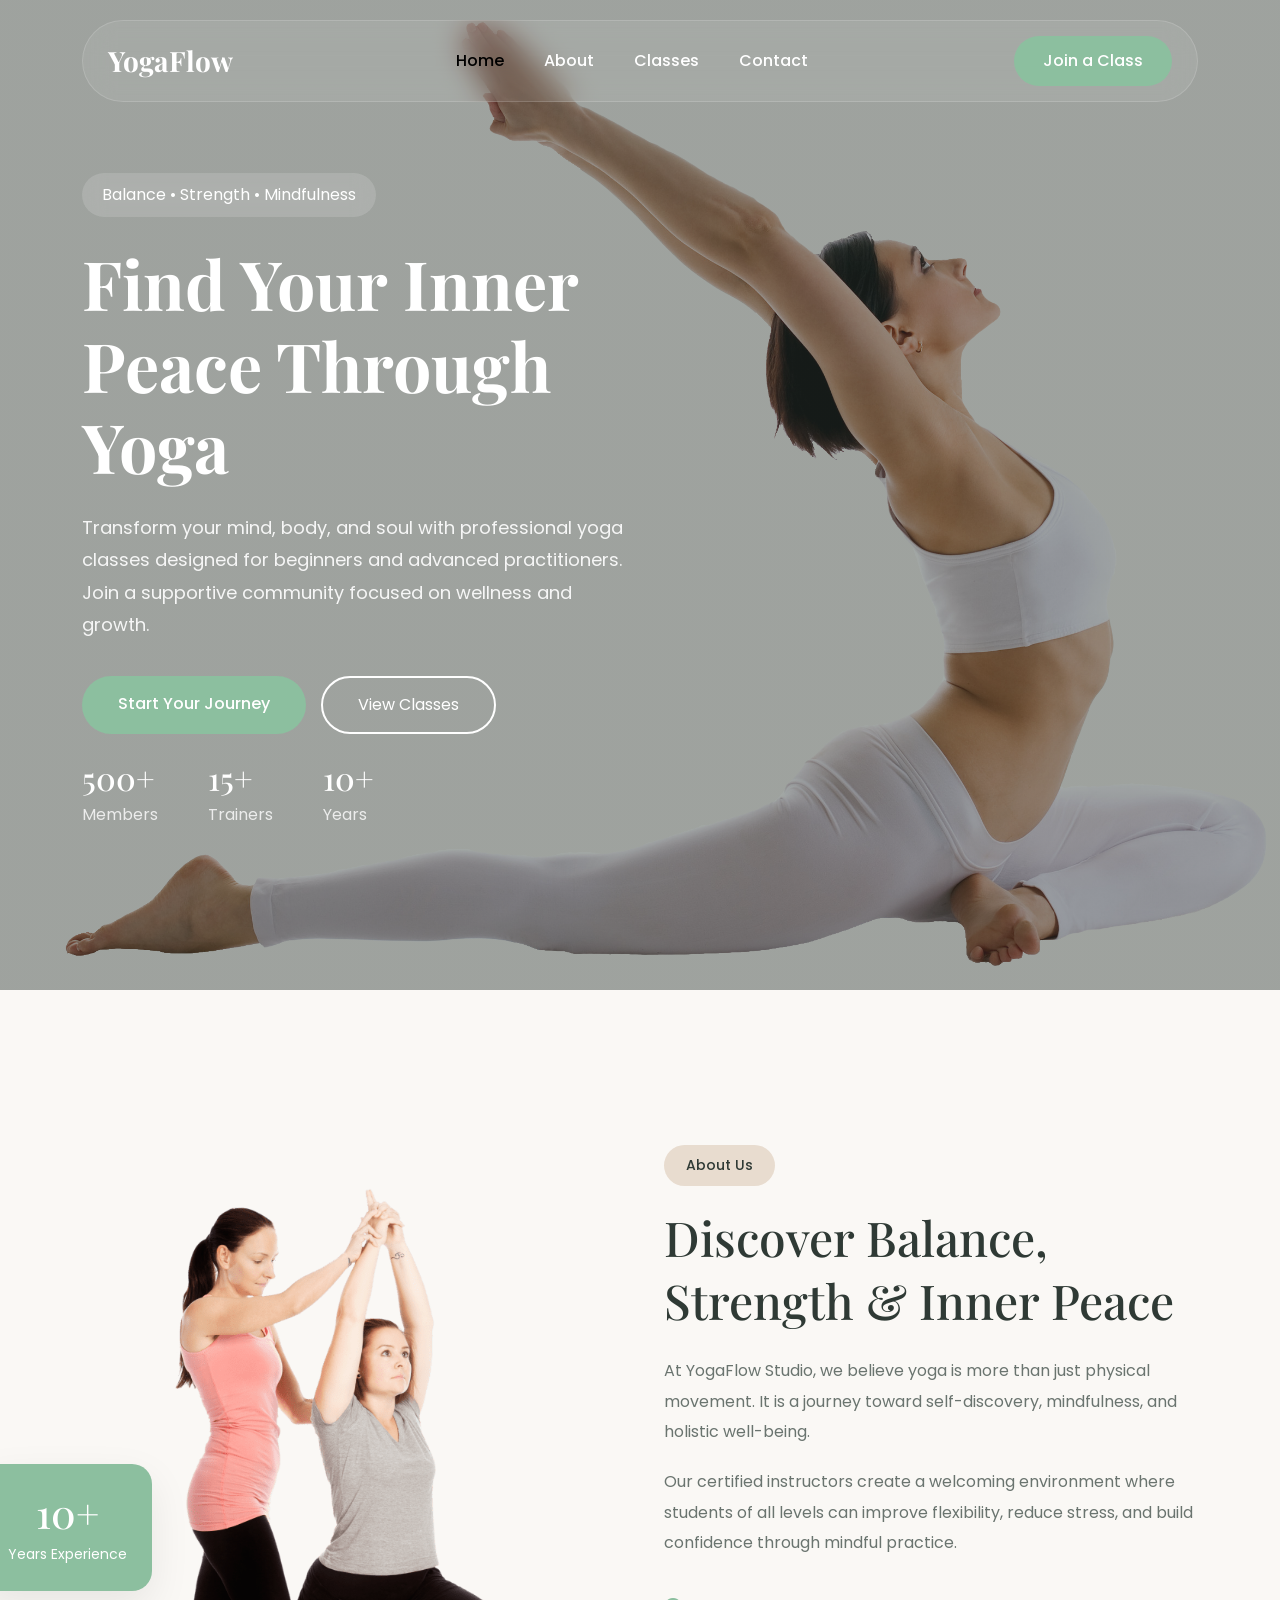
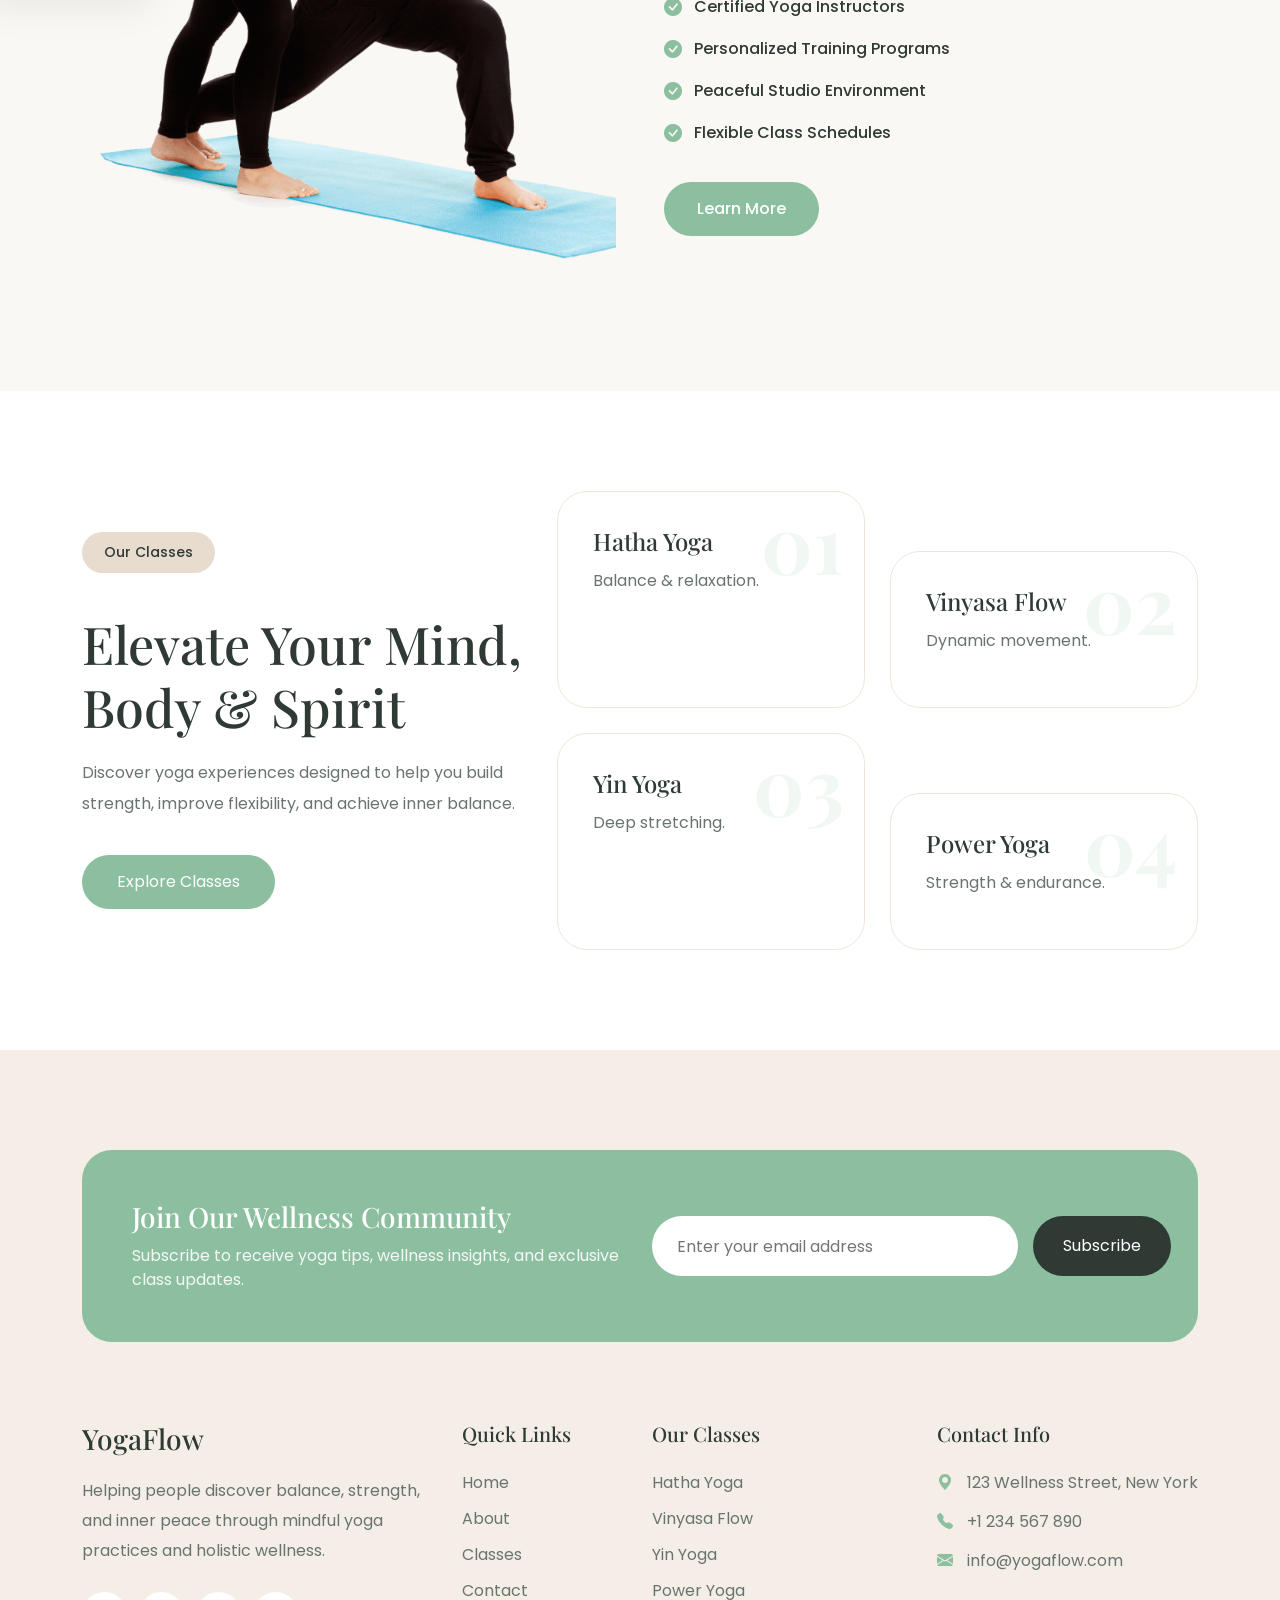
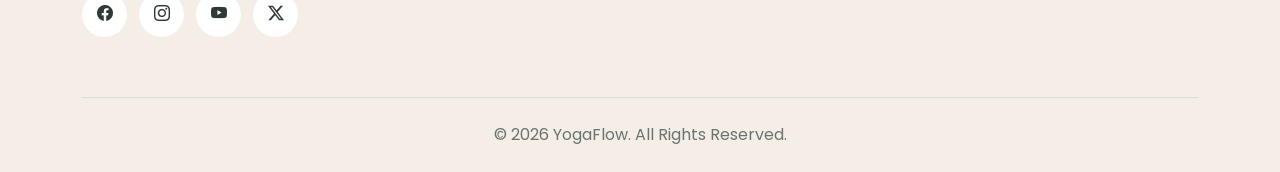
<file: index.html>
<!DOCTYPE html>
<html lang="en">
<head>
    <meta charset="UTF-8">
    <meta name="viewport" content="width=device-width, initial-scale=1.0">
    <title>Yoga Classes</title>

    <!-- Google Fonts -->
    <link href="https://fonts.googleapis.com/css2?family=Playfair+Display:wght@500;600;700&family=Poppins:wght@300;400;500;600&display=swap" rel="stylesheet">

    <!-- Bootstrap 5 -->
    <link href="https://cdn.jsdelivr.net/npm/bootstrap@5.3.7/dist/css/bootstrap.min.css" rel="stylesheet">

    <!-- Bootstrap Icons -->
    <link href="https://cdn.jsdelivr.net/npm/bootstrap-icons@1.13.1/font/bootstrap-icons.css" rel="stylesheet">

    <link rel="stylesheet" href="stylesheet.css">
</head>
<body>

    <!-- Header Start -->
    <header>
        <div class="container">
            <nav class="navbar navbar-expand-lg custom-navbar">

                <a class="navbar-brand" href="#">
                    <h3>YogaFlow</h3>
                </a>

                <button class="navbar-toggler" type="button" data-bs-toggle="collapse" data-bs-target="#navbarNav">
                    <i class="bi bi-list"></i>
                </button>

                <div class="collapse navbar-collapse" id="navbarNav">

                    <ul class="navbar-nav mx-auto">

                        <li class="nav-item">
                            <a class="nav-link active" href="index.html">Home</a>
                        </li>

                        <li class="nav-item">
                            <a class="nav-link" href="#about">About</a>
                        </li>

                        <li class="nav-item">
                            <a class="nav-link" href="classes.html">Classes</a>
                        </li>

                        <li class="nav-item">
                            <a class="nav-link" href="contact.html">Contact</a>
                        </li>

                    </ul>

                    <a href="#" class="btn join-btn">
                        Join a Class
                    </a>

                </div>

            </nav>
        </div>
    </header>
    <!-- Header End -->


    <!-- Hero Section Start -->
    <section class="hero">

        <div class="container">

            <div class="row align-items-center min-vh-100">

                <div class="col-lg-6">

                    <span class="hero-tag">
                        Balance • Strength • Mindfulness
                    </span>

                    <h1>
                        Find Your Inner Peace Through Yoga
                    </h1>

                    <p>
                        Transform your mind, body, and soul with professional yoga classes designed for beginners and advanced practitioners. Join a supportive community focused on wellness and growth.
                    </p>

                    <div class="hero-buttons">

                        <a href="#" class="btn primary-btn">
                            Start Your Journey
                        </a>

                        <a href="#" class="btn secondary-btn">
                            View Classes
                        </a>

                    </div>

                    <div class="hero-stats">

                        <div>
                            <h4>500+</h4>
                            <span>Members</span>
                        </div>

                        <div>
                            <h4>15+</h4>
                            <span>Trainers</span>
                        </div>

                        <div>
                            <h4>10+</h4>
                            <span>Years</span>
                        </div>

                    </div>

                </div>

                <div class="col-lg-6">

                    <div class="hero-image">
                        
                    </div>

                </div>

            </div>

        </div>

    </section>
    <!-- Hero Section End -->


    <!-- About Us Section Start -->
<section class="about-section py-100" id="about">

    <div class="container">

        <div class="row align-items-center g-5">

            <!-- Image -->
            <div class="col-lg-6">

                <div class="about-image">

                    <img src="images/about.png"
                        alt="Yoga Studio">

                    <div class="experience-box">
                        <h3>10+</h3>
                        <span>Years Experience</span>
                    </div>

                </div>

            </div>

            <!-- Content -->
            <div class="col-lg-6">

                <span class="section-tag">
                    About Us
                </span>

                <h2>
                    Discover Balance, Strength & Inner Peace
                </h2>

                <p>
                    At YogaFlow Studio, we believe yoga is more than just
                    physical movement. It is a journey toward self-discovery,
                    mindfulness, and holistic well-being.
                </p>

                <p>
                    Our certified instructors create a welcoming environment
                    where students of all levels can improve flexibility,
                    reduce stress, and build confidence through mindful
                    practice.
                </p>

                <div class="about-features">

                    <div class="feature-item">
                        <i class="bi bi-check-circle-fill"></i>
                        Certified Yoga Instructors
                    </div>

                    <div class="feature-item">
                        <i class="bi bi-check-circle-fill"></i>
                        Personalized Training Programs
                    </div>

                    <div class="feature-item">
                        <i class="bi bi-check-circle-fill"></i>
                        Peaceful Studio Environment
                    </div>

                    <div class="feature-item">
                        <i class="bi bi-check-circle-fill"></i>
                        Flexible Class Schedules
                    </div>

                </div>

                <a href="#" class="btn about-btn">
                    Learn More
                </a>

            </div>

        </div>

    </div>

</section>
<!-- About Us Section End -->


<section class="classes-section py-100">

    <div class="container">

        <div class="row align-items-center">

            <div class="col-lg-5">

                <span class="section-tag">
                    Our Classes
                </span>

                <h2>
                    Elevate Your Mind, Body & Spirit
                </h2>

                <p>
                    Discover yoga experiences designed to help you build strength, improve flexibility, and achieve inner balance.
                </p>

                <a href="#" class="explore-btn">
                    Explore Classes
                </a>

            </div>

            <div class="col-lg-7">

                <div class="classes-grid">

                    <div class="yoga-card card-one">
                        <span>01</span>
                        <h4>Hatha Yoga</h4>
                        <p>Balance & relaxation.</p>
                    </div>

                    <div class="yoga-card card-two">
                        <span>02</span>
                        <h4>Vinyasa Flow</h4>
                        <p>Dynamic movement.</p>
                    </div>

                    <div class="yoga-card card-three">
                        <span>03</span>
                        <h4>Yin Yoga</h4>
                        <p>Deep stretching.</p>
                    </div>

                    <div class="yoga-card card-four">
                        <span>04</span>
                        <h4>Power Yoga</h4>
                        <p>Strength & endurance.</p>
                    </div>

                </div>

            </div>

        </div>

    </div>

</section>

<!-- Footer Start -->
<footer class="footer-section">

    <div class="container">

        <!-- Newsletter -->
        <div class="footer-newsletter">

            <div class="row align-items-center">

                <div class="col-lg-6">

                    <h3>Join Our Wellness Community</h3>

                    <p>
                        Subscribe to receive yoga tips, wellness insights,
                        and exclusive class updates.
                    </p>

                </div>

                <div class="col-lg-6">

                    <form class="newsletter-form">

                        <input type="email"
                               placeholder="Enter your email address">

                        <button type="submit">
                            Subscribe
                        </button>

                    </form>

                </div>

            </div>

        </div>

        <!-- Footer Content -->

        <div class="row gy-5">

            <div class="col-lg-4">

                <div class="footer-about">

                    <h3>YogaFlow</h3>

                    <p>
                        Helping people discover balance, strength, and inner
                        peace through mindful yoga practices and holistic wellness.
                    </p>

                    <div class="footer-social">

                        <a href="#">
                            <i class="bi bi-facebook"></i>
                        </a>

                        <a href="#">
                            <i class="bi bi-instagram"></i>
                        </a>

                        <a href="#">
                            <i class="bi bi-youtube"></i>
                        </a>

                        <a href="#">
                            <i class="bi bi-twitter-x"></i>
                        </a>

                    </div>

                </div>

            </div>

            <div class="col-lg-2 col-md-6">

                <div class="footer-links">

                    <h5>Quick Links</h5>

                    <ul>

                        <li><a href="#">Home</a></li>
                        <li><a href="#">About</a></li>
                        <li><a href="#">Classes</a></li>
                        <li><a href="#">Contact</a></li>

                    </ul>

                </div>

            </div>

            <div class="col-lg-3 col-md-6">

                <div class="footer-links">

                    <h5>Our Classes</h5>

                    <ul>

                        <li><a href="#">Hatha Yoga</a></li>
                        <li><a href="#">Vinyasa Flow</a></li>
                        <li><a href="#">Yin Yoga</a></li>
                        <li><a href="#">Power Yoga</a></li>

                    </ul>

                </div>

            </div>

            <div class="col-lg-3">

                <div class="footer-contact">

                    <h5>Contact Info</h5>

                    <p>
                        <i class="bi bi-geo-alt-fill"></i>
                        123 Wellness Street, New York
                    </p>

                    <p>
                        <i class="bi bi-telephone-fill"></i>
                        +1 234 567 890
                    </p>

                    <p>
                        <i class="bi bi-envelope-fill"></i>
                        info@yogaflow.com
                    </p>

                </div>

            </div>

        </div>

        <!-- Bottom -->

        <div class="footer-bottom">

            <p>
                © 2026 YogaFlow. All Rights Reserved.
            </p>

        </div>

    </div>

</footer>
<!-- Footer End -->

    <script src="https://cdn.jsdelivr.net/npm/bootstrap@5.3.7/dist/js/bootstrap.bundle.min.js"></script>

</body>
</html>
</file>
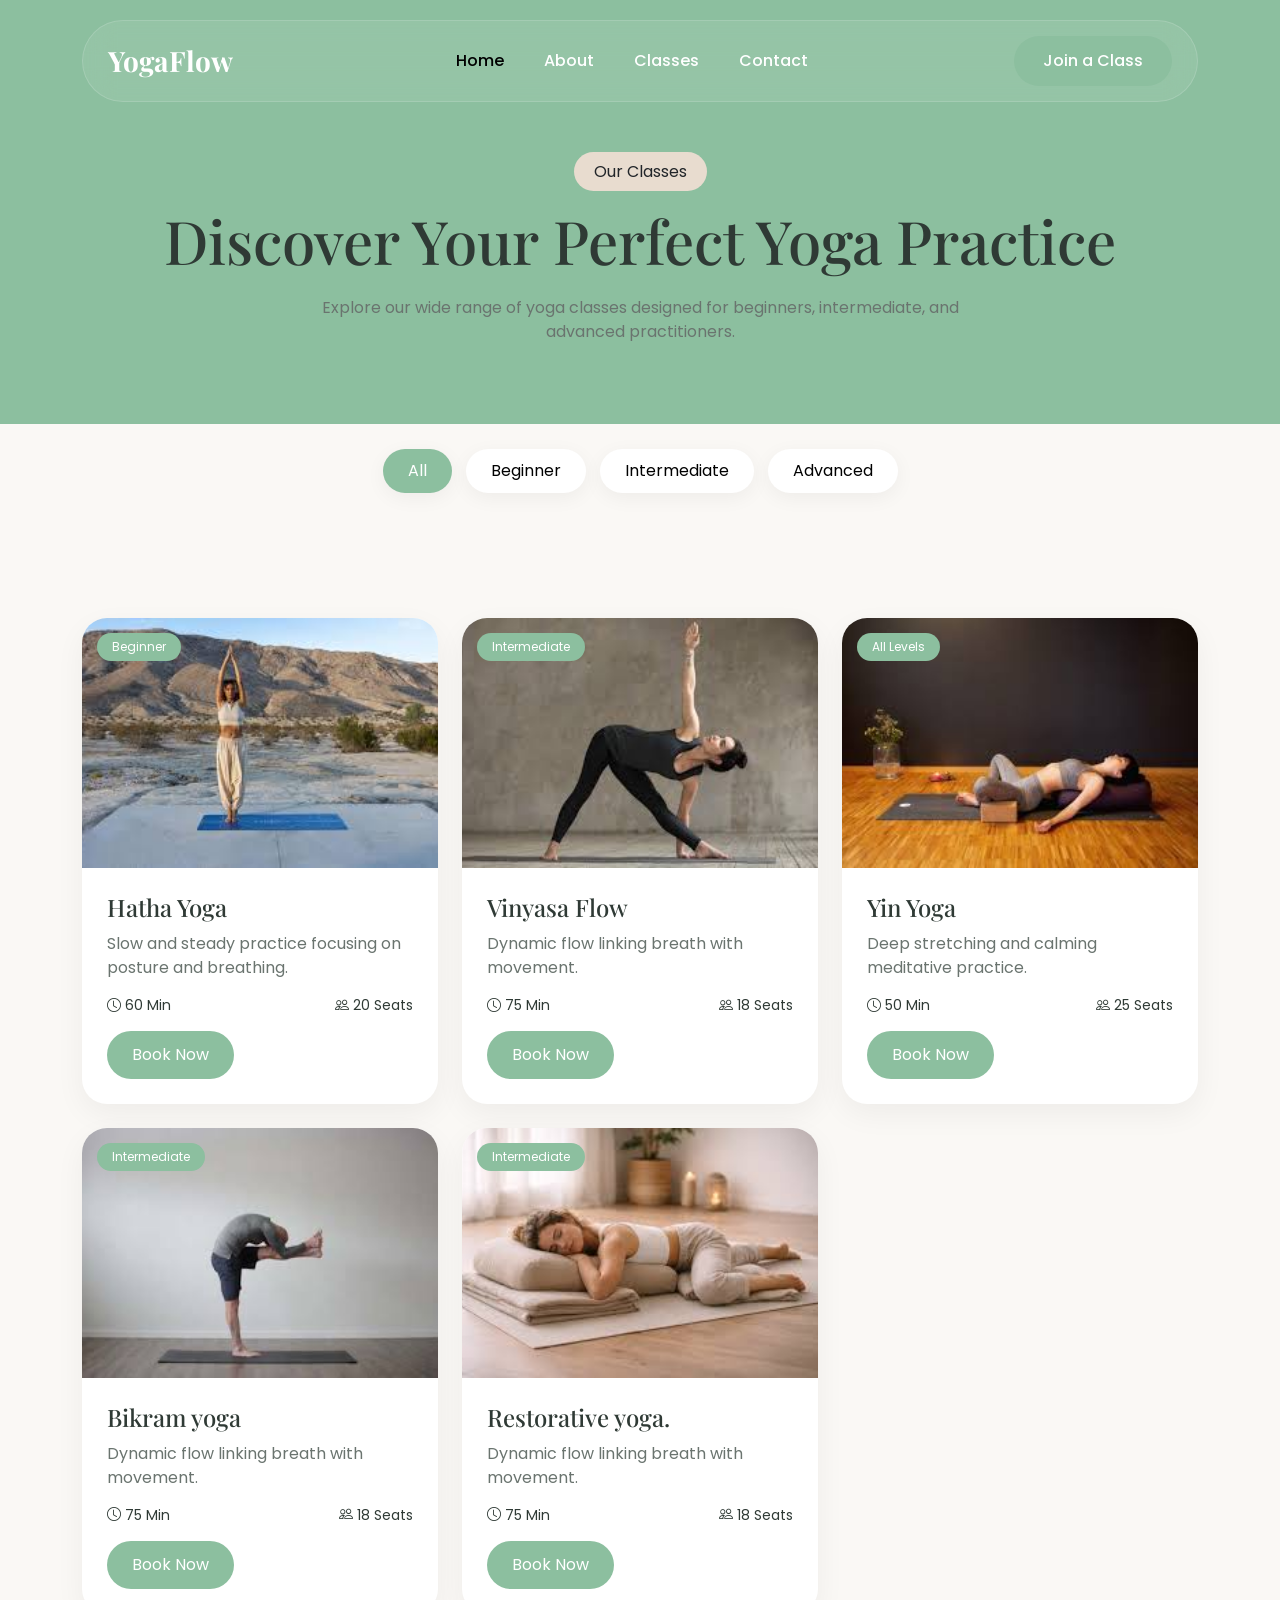
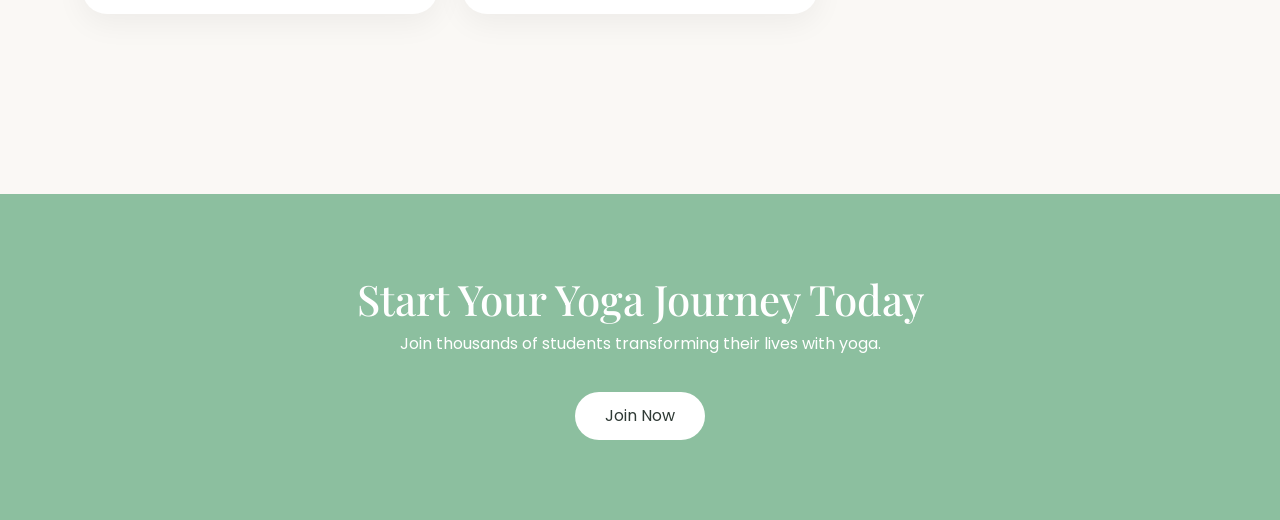
<file: classes.html>
<!DOCTYPE html>
<html lang="en">

<head>
    <meta charset="UTF-8">
    <title>Our Classes - YogaFlow</title>

    <link href="https://fonts.googleapis.com/css2?family=Playfair+Display:wght@500;600;700&family=Poppins:wght@300;400;500;600&display=swap" rel="stylesheet">

    <link href="https://cdn.jsdelivr.net/npm/bootstrap@5.3.7/dist/css/bootstrap.min.css" rel="stylesheet">

    <link href="https://cdn.jsdelivr.net/npm/bootstrap-icons@1.13.1/font/bootstrap-icons.css" rel="stylesheet">

    <link rel="stylesheet" href="stylesheet.css">
</head>

<body>

<!-- Header Start -->
    <header>
        <div class="container">
            <nav class="navbar navbar-expand-lg custom-navbar">

                <a class="navbar-brand" href="#">
                    <h3>YogaFlow</h3>
                </a>

                <button class="navbar-toggler" type="button" data-bs-toggle="collapse" data-bs-target="#navbarNav">
                    <i class="bi bi-list"></i>
                </button>

                <div class="collapse navbar-collapse" id="navbarNav">

                    <ul class="navbar-nav mx-auto">

                        <li class="nav-item">
                            <a class="nav-link active" href="index.html">Home</a>
                        </li>

                        <li class="nav-item">
                            <a class="nav-link" href="index.html" id="about" >About</a>
                        </li>

                        <li class="nav-item">
                            <a class="nav-link" href="classes.html">Classes</a>
                        </li>

                        <li class="nav-item">
                            <a class="nav-link" href="contact.html">Contact</a>
                        </li>

                    </ul>

                    <a href="#" class="btn join-btn">
                        Join a Class
                    </a>

                </div>

            </nav>
        </div>
    </header>
    <!-- Header End -->


<!-- HERO HEADER -->
<section class="page-hero">

    <div class="container text-center">

        <span class="tag">Our Classes</span>

        <h1>Discover Your Perfect Yoga Practice</h1>

        <p>
            Explore our wide range of yoga classes designed for beginners,
            intermediate, and advanced practitioners.
        </p>

    </div>

</section>


<!-- FILTER BAR -->
<section class="filter-bar">

    <div class="container text-center">

        <button class="filter-btn active">All</button>
        <button class="filter-btn">Beginner</button>
        <button class="filter-btn">Intermediate</button>
        <button class="filter-btn">Advanced</button>

    </div>

</section>


<!-- CLASSES GRID -->
<section class="classes-page py-100">

    <div class="container">

        <div class="row g-4">

            <!-- Card -->
            <div class="col-lg-4 col-md-6">

                <div class="class-box">

                    <div class="class-img">
                        <img src="images/1.jpeg">
                        <span class="level">Beginner</span>
                    </div>

                    <div class="class-body">

                        <h4>Hatha Yoga</h4>

                        <p>Slow and steady practice focusing on posture and breathing.</p>

                        <div class="meta">
                            <span><i class="bi bi-clock"></i> 60 Min</span>
                            <span><i class="bi bi-people"></i> 20 Seats</span>
                        </div>

                         <a href="bookingModal" 
                         class="book-btn"
                         data-bs-toggle="modal"
                         data-bs-target="#bookingModal"> Book Now</a>

                    </div>

                </div>

            </div>

            <!-- Card 2 -->
            <div class="col-lg-4 col-md-6">

                <div class="class-box">

                    <div class="class-img">
                        <img src="images/2.jpeg">
                        <span class="level">Intermediate</span>
                    </div>

                    <div class="class-body">

                        <h4>Vinyasa Flow</h4>

                        <p>Dynamic flow linking breath with movement.</p>

                        <div class="meta">
                            <span><i class="bi bi-clock"></i> 75 Min</span>
                            <span><i class="bi bi-people"></i> 18 Seats</span>
                        </div>

                         <a href="bookingModal" 
                         class="book-btn"
                         data-bs-toggle="modal"
                         data-bs-target="#bookingModal"> Book Now</a>

                    </div>

                </div>

            </div>

            <!-- Card 3 -->
            <div class="col-lg-4 col-md-6">

                <div class="class-box">

                    <div class="class-img">
                        <img src="images/3.jpeg">
                        <span class="level">All Levels</span>
                    </div>

                    <div class="class-body">

                        <h4>Yin Yoga</h4>

                        <p>Deep stretching and calming meditative practice.</p>

                        <div class="meta">
                            <span><i class="bi bi-clock"></i> 50 Min</span>
                            <span><i class="bi bi-people"></i> 25 Seats</span>
                        </div>

                         <a href="bookingModal" 
                         class="book-btn"
                         data-bs-toggle="modal"
                         data-bs-target="#bookingModal"> Book Now</a>

                    </div>

                </div>

            </div>

             <!-- Card 4 -->
            <div class="col-lg-4 col-md-6">

                <div class="class-box">

                    <div class="class-img">
                        <img src="images/4.jpeg">
                        <span class="level">Intermediate</span>
                    </div>

                    <div class="class-body">

                        <h4>Bikram yoga</h4>

                        <p>Dynamic flow linking breath with movement.</p>

                        <div class="meta">
                            <span><i class="bi bi-clock"></i> 75 Min</span>
                            <span><i class="bi bi-people"></i> 18 Seats</span>
                        </div>

                        <a href="bookingModal" 
                         class="book-btn"
                         data-bs-toggle="modal"
                         data-bs-target="#bookingModal"> Book Now</a>

                    </div>

                </div>

            </div>


             <!-- Card 5 -->
            <div class="col-lg-4 col-md-6">

                <div class="class-box">

                    <div class="class-img">
                        <img src="images/5.jpeg">
                        <span class="level">Intermediate</span>
                    </div>

                    <div class="class-body">

                        <h4>Restorative yoga.</h4>

                        <p>Dynamic flow linking breath with movement.</p>

                        <div class="meta">
                            <span><i class="bi bi-clock"></i> 75 Min</span>
                            <span><i class="bi bi-people"></i> 18 Seats</span>
                        </div>

                        <a href="bookingModal" 
                         class="book-btn"
                         data-bs-toggle="modal"
                         data-bs-target="#bookingModal"> Book Now</a>

                    </div>

                </div>

            </div>

        </div>

    </div>

</section>


<!-- Booking Modal -->



<!-- CTA -->
<section class="cta">

    <div class="container text-center">

        <h2>Start Your Yoga Journey Today</h2>

        <p>Join thousands of students transforming their lives with yoga.</p>

        <a href="#" class="cta-btn">Join Now</a>

    </div>

</section>

<div class="modal fade"
     id="bookingModal"
     tabindex="-1">

    <div class="modal-dialog modal-lg modal-dialog-centered">

        <div class="modal-content booking-modal">

            <div class="modal-header border-0">

                <h3 class="modal-title">
                    Book Your Class
                </h3>

                <button type="button"
                        class="btn-close"
                        data-bs-dismiss="modal">
                </button>

            </div>

            <div class="modal-body">

                <form>

                    <div class="row">

                        <div class="col-md-6 mb-3">
                            <input type="text"
                                   class="form-control"
                                   placeholder="Full Name">
                        </div>

                        <div class="col-md-6 mb-3">
                            <input type="email"
                                   class="form-control"
                                   placeholder="Email Address">
                        </div>

                        <div class="col-md-6 mb-3">
                            <input type="tel"
                                   class="form-control"
                                   placeholder="Phone Number">
                        </div>

                        <div class="col-md-6 mb-3">

                            <select class="form-select">
                                <option>Select Class</option>
                                <option>Hatha Yoga</option>
                                <option>Vinyasa Flow</option>
                                <option>Yin Yoga</option>
                                <option>Power Yoga</option>
                            </select>

                        </div>

                        <div class="col-md-6 mb-3">
                            <input type="date"
                                   class="form-control">
                        </div>

                        <div class="col-md-6 mb-3">

                            <select class="form-select">
                                <option>Preferred Time</option>
                                <option>7:00 AM</option>
                                <option>9:00 AM</option>
                                <option>5:00 PM</option>
                                <option>7:00 PM</option>
                            </select>

                        </div>

                        <div class="col-12 mb-3">

                            <textarea
                                rows="4"
                                class="form-control"
                                placeholder="Additional Notes"></textarea>

                        </div>

                        <div class="col-12">

                            <button class="booking-btn">
                                Confirm Booking
                            </button>

                        </div>

                    </div>

                </form>

            </div>

        </div>

    </div>

</div>


<script src="https://cdn.jsdelivr.net/npm/bootstrap@5.3.7/dist/js/bootstrap.bundle.min.js"></script>

</body>
</html>
</file>
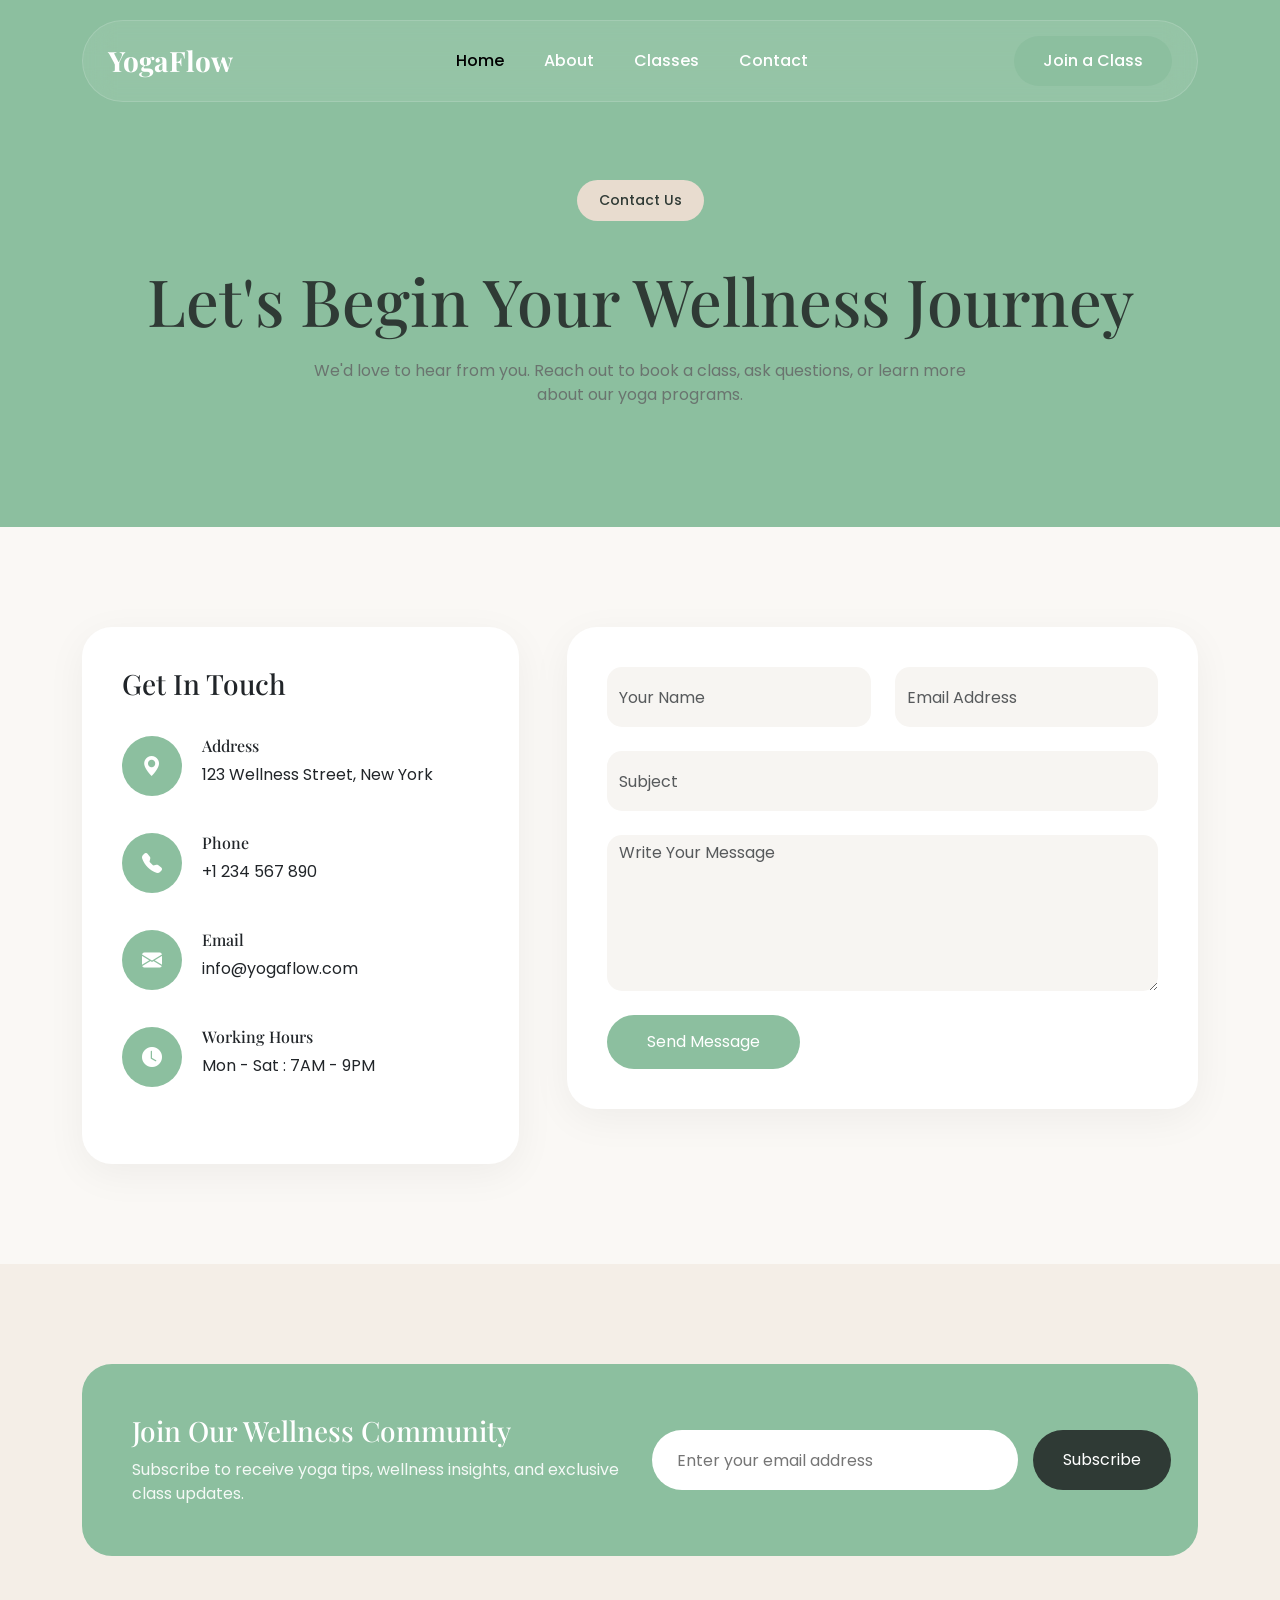
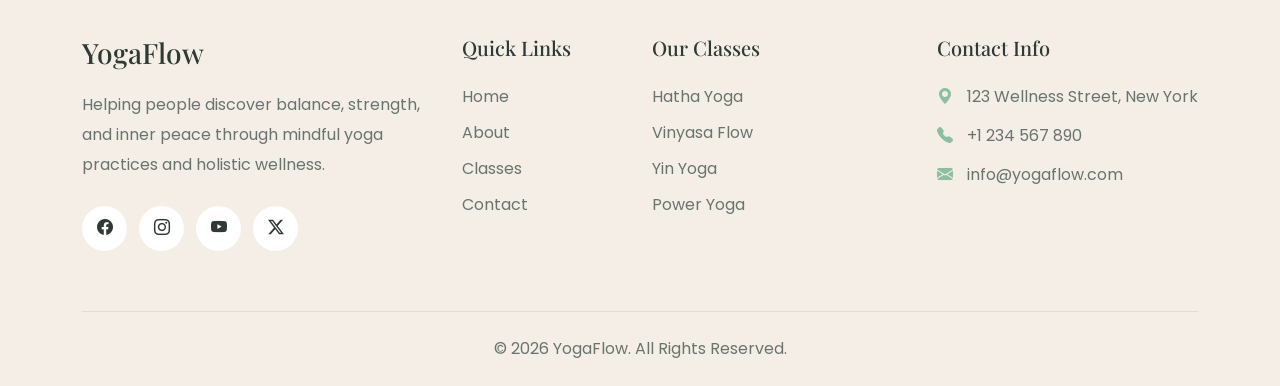
<file: contact.html>
<!DOCTYPE html>
<html lang="en">
<head>
    <meta charset="UTF-8">
    <meta name="viewport" content="width=device-width, initial-scale=1.0">
    <title>Yoga Classes</title>

    <!-- Google Fonts -->
    <link href="https://fonts.googleapis.com/css2?family=Playfair+Display:wght@500;600;700&family=Poppins:wght@300;400;500;600&display=swap" rel="stylesheet">

    <!-- Bootstrap 5 -->
    <link href="https://cdn.jsdelivr.net/npm/bootstrap@5.3.7/dist/css/bootstrap.min.css" rel="stylesheet">

    <!-- Bootstrap Icons -->
    <link href="https://cdn.jsdelivr.net/npm/bootstrap-icons@1.13.1/font/bootstrap-icons.css" rel="stylesheet">

    <link rel="stylesheet" href="stylesheet.css">
</head>
<body>

 <!-- Header Start -->
    <header>
        <div class="container">
            <nav class="navbar navbar-expand-lg custom-navbar">

                <a class="navbar-brand" href="#">
                    <h3>YogaFlow</h3>
                </a>

                <button class="navbar-toggler" type="button" data-bs-toggle="collapse" data-bs-target="#navbarNav">
                    <i class="bi bi-list"></i>
                </button>

                <div class="collapse navbar-collapse" id="navbarNav">

                    <ul class="navbar-nav mx-auto">

                        <li class="nav-item">
                            <a class="nav-link active" href="index.html">Home</a>
                        </li>

                        <li class="nav-item">
                            <a class="nav-link" href="index.html">About</a>
                        </li>

                        <li class="nav-item">
                            <a class="nav-link" href="classes.html">Classes</a>
                        </li>

                        <li class="nav-item">
                            <a class="nav-link" href="contact.html">Contact</a>
                        </li>

                    </ul>

                    <a href="#" class="btn join-btn">
                        Join a Class
                    </a>

                </div>

            </nav>
        </div>
    </header>
    <!-- Header End -->

    
<!-- Contact Hero -->
<section class="contact-hero">

    <div class="container text-center">

        <span class="section-tag">
            Contact Us
        </span>

        <h1>
            Let's Begin Your Wellness Journey
        </h1>

        <p>
            We'd love to hear from you. Reach out to book a class,
            ask questions, or learn more about our yoga programs.
        </p>

    </div>

</section>


<!-- Contact Section -->

<section class="contact-section py-100">

    <div class="container">

        <div class="row g-5">

            <!-- Contact Info -->

            <div class="col-lg-5">

                <div class="contact-info">

                    <h3>Get In Touch</h3>

                    <div class="info-box">
                        <i class="bi bi-geo-alt-fill"></i>
                        <div>
                            <h6>Address</h6>
                            <p>123 Wellness Street, New York</p>
                        </div>
                    </div>

                    <div class="info-box">
                        <i class="bi bi-telephone-fill"></i>
                        <div>
                            <h6>Phone</h6>
                            <p>+1 234 567 890</p>
                        </div>
                    </div>

                    <div class="info-box">
                        <i class="bi bi-envelope-fill"></i>
                        <div>
                            <h6>Email</h6>
                            <p>info@yogaflow.com</p>
                        </div>
                    </div>

                    <div class="info-box">
                        <i class="bi bi-clock-fill"></i>
                        <div>
                            <h6>Working Hours</h6>
                            <p>Mon - Sat : 7AM - 9PM</p>
                        </div>
                    </div>

                </div>

            </div>

            <!-- Form -->

            <div class="col-lg-7">

                <div class="contact-form">

                    <form>

                        <div class="row">

                            <div class="col-md-6 mb-4">
                                <input type="text" class="form-control" placeholder="Your Name">
                            </div>

                            <div class="col-md-6 mb-4">
                                <input type="email" class="form-control" placeholder="Email Address">
                            </div>

                            <div class="col-12 mb-4">
                                <input type="text" class="form-control" placeholder="Subject">
                            </div>

                            <div class="col-12 mb-4">
                                <textarea rows="6" class="form-control" placeholder="Write Your Message"></textarea>
                            </div>

                            <div class="col-12">
                                <button class="send-btn">
                                    Send Message
                                </button>
                            </div>

                        </div>

                    </form>

                </div>

            </div>

        </div>

    </div>

</section>


<!-- Footer Start -->
<footer class="footer-section">

    <div class="container">

        <!-- Newsletter -->
        <div class="footer-newsletter">

            <div class="row align-items-center">

                <div class="col-lg-6">

                    <h3>Join Our Wellness Community</h3>

                    <p>
                        Subscribe to receive yoga tips, wellness insights,
                        and exclusive class updates.
                    </p>

                </div>

                <div class="col-lg-6">

                    <form class="newsletter-form">

                        <input type="email"
                               placeholder="Enter your email address">

                        <button type="submit">
                            Subscribe
                        </button>

                    </form>

                </div>

            </div>

        </div>

        <!-- Footer Content -->

        <div class="row gy-5">

            <div class="col-lg-4">

                <div class="footer-about">

                    <h3>YogaFlow</h3>

                    <p>
                        Helping people discover balance, strength, and inner
                        peace through mindful yoga practices and holistic wellness.
                    </p>

                    <div class="footer-social">

                        <a href="#">
                            <i class="bi bi-facebook"></i>
                        </a>

                        <a href="#">
                            <i class="bi bi-instagram"></i>
                        </a>

                        <a href="#">
                            <i class="bi bi-youtube"></i>
                        </a>

                        <a href="#">
                            <i class="bi bi-twitter-x"></i>
                        </a>

                    </div>

                </div>

            </div>

            <div class="col-lg-2 col-md-6">

                <div class="footer-links">

                    <h5>Quick Links</h5>

                    <ul>

                        <li><a href="#">Home</a></li>
                        <li><a href="#">About</a></li>
                        <li><a href="#">Classes</a></li>
                        <li><a href="#">Contact</a></li>

                    </ul>

                </div>

            </div>

            <div class="col-lg-3 col-md-6">

                <div class="footer-links">

                    <h5>Our Classes</h5>

                    <ul>

                        <li><a href="#">Hatha Yoga</a></li>
                        <li><a href="#">Vinyasa Flow</a></li>
                        <li><a href="#">Yin Yoga</a></li>
                        <li><a href="#">Power Yoga</a></li>

                    </ul>

                </div>

            </div>

            <div class="col-lg-3">

                <div class="footer-contact">

                    <h5>Contact Info</h5>

                    <p>
                        <i class="bi bi-geo-alt-fill"></i>
                        123 Wellness Street, New York
                    </p>

                    <p>
                        <i class="bi bi-telephone-fill"></i>
                        +1 234 567 890
                    </p>

                    <p>
                        <i class="bi bi-envelope-fill"></i>
                        info@yogaflow.com
                    </p>

                </div>

            </div>

        </div>

        <!-- Bottom -->

        <div class="footer-bottom">

            <p>
                © 2026 YogaFlow. All Rights Reserved.
            </p>

        </div>

    </div>

</footer>
<!-- Footer End -->


       <script src="https://cdn.jsdelivr.net/npm/bootstrap@5.3.7/dist/js/bootstrap.bundle.min.js"></script>

</body>
</html>
</file>
<file: stylesheet.css>
/* Global */

body{
    font-family: 'Poppins', sans-serif;
    background: #FAF8F5;
    overflow-x: hidden;
}

h1,h2,h3,h4,h5,h6{
    font-family: 'Playfair Display', serif;
}

a{
    text-decoration: none;
}

/* Header */

header{
    position: absolute;
    width: 100%;
    top: 0;
    left: 0;
    z-index: 999;
    padding-top: 20px;
}

.custom-navbar{
    background: rgba(255,255,255,0.08);
    backdrop-filter: blur(15px);
    border: 1px solid rgba(255,255,255,0.15);
    border-radius: 60px;
    padding: 15px 25px;
}

.navbar-brand h3{
    color: #fff;
    font-weight: 700;
    margin: 0;
}

.nav-link{
    color: #fff;
    font-weight: 500;
    margin: 0 12px;
}

.nav-link:hover{
    color: #E8DCCF;
}

.join-btn{
    background: #8CBF9F;
    color: #fff;
    padding: 12px 28px;
    border-radius: 50px;
    font-weight: 500;
}

.join-btn:hover{
    background: #76a98a;
    color: #fff;
}

/* Hero Section */

.hero{
    min-height: 110vh;
    background:
    linear-gradient(
        rgba(47,58,53,.45),
        rgba(47,58,53,.45)
    ),
    url('images/pngwing.png');
   
    background-size: contain;
    background-position: right;
    background-repeat: no-repeat;
}

.hero-tag{
    display: inline-block;
    background: rgba(255,255,255,0.15);
    color: #fff;
    padding: 10px 20px;
    border-radius: 50px;
    backdrop-filter: blur(10px);
    margin-bottom: 25px;
    margin-top: 150px;
}

.hero h1{
    font-size: 68px;
    font-weight: 700;
    line-height: 1.2;
    color: #fff;
    margin-bottom: 25px;
}

.hero p{
    color: rgba(255,255,255,.90);
    font-size: 18px;
    line-height: 1.8;
    margin-bottom: 35px;
}

.hero-buttons{
    display: flex;
    gap: 15px;
    flex-wrap: wrap;
}

.primary-btn{
    background: #8CBF9F;
    color: #fff;
    padding: 15px 35px;
    border-radius: 50px;
    font-weight: 500;
}

.primary-btn:hover{
    background: #76a98a;
    color: #fff;
}

.secondary-btn{
    border: 2px solid #fff;
    color: #fff;
    padding: 15px 35px;
    border-radius: 50px;
}

.secondary-btn:hover{
    background: #fff;
    color: #2F3A35;
}

.hero-stats{
    display: flex;
    gap: 50px;
    margin-top: 25px;
    margin-bottom: 50px;
}

.hero-stats h4{
    color: #fff;
    font-size: 32px;
    margin-bottom: 5px;
}

.hero-stats span{
    color: rgba(255,255,255,.80);
    margin-bottom: 5px;
}

.hero-image{
    text-align: center;
}

.hero-image img{
    max-width: 100%;
    border-radius: 30px;
}

/* Responsive */

@media(max-width:991px){

    .hero{
        text-align: center;
    }

    .hero h1{
        font-size: 48px;
    }

    .hero-stats{
        justify-content: center;
    }

    .hero-image{
        margin-top: 50px;
    }

    .custom-navbar{
        border-radius: 20px;
    }
}

@media(max-width:576px){

    .hero h1{
        font-size: 38px;
    }

    .hero-stats{
        gap: 25px;
    }
}

/* Section Spacing */

.py-100{
    padding: 100px 0;
}

/* About Section */

.about-section{
    background: #FAF8F5;
}

.section-tag{
    display: inline-block;
    background: #E8DCCF;
    color: #2F3A35;
    padding: 10px 22px;
    border-radius: 50px;
    font-size: 14px;
    font-weight: 500;
    margin-bottom: 20px;
}

.about-section h2{
    font-size: 48px;
    color: #2F3A35;
    margin-bottom: 25px;
    line-height: 1.3;
}

.about-section p{
    color: #6A746F;
    line-height: 1.9;
    margin-bottom: 20px;
}

/* Image */

.about-image{
    position: relative;
}

.about-image img{
    width: 100%;
    border-radius: 30px;
    object-fit: cover;
}

/* Experience Box */

.experience-box{
    position: absolute;
    bottom: 300px;
    left: -100px;
    background: #8CBF9F;
    padding: 25px;
    border-radius: 20px;
    text-align: center;
    min-width: 170px;
    box-shadow: 0 15px 40px rgba(0,0,0,.08);
}

.experience-box h3{
    color: #fff;
    font-size: 40px;
    margin-bottom: 5px;
}

.experience-box span{
    color: #fff;
    font-size: 14px;
}

/* Features */

.about-features{
    margin: 35px 0;
}

.feature-item{
    margin-bottom: 15px;
    color: #2F3A35;
    font-weight: 500;
    display: flex;
    align-items: center;
    gap: 12px;
}

.feature-item i{
    color: #8CBF9F;
    font-size: 18px;
}

/* Button */

.about-btn{
    background: #8CBF9F;
    color: #fff;
    padding: 14px 32px;
    border-radius: 50px;
    font-weight: 500;
}

.about-btn:hover{
    background: #76a98a;
    color: #fff;
}

/* Responsive */

@media(max-width:991px){

    .about-section{
        text-align: center;
    }

    .feature-item{
        justify-content: center;
    }

    .experience-box{
        right: 20px;
        bottom: 20px;
    }

    .about-section h2{
        font-size: 38px;
    }
}

@media(max-width:576px){

    .about-section h2{
        font-size: 32px;
    }

    .experience-box{
        min-width: 140px;
        padding: 18px;
    }

    .experience-box h3{
        font-size: 30px;
    }
}

.classes-section{
    background:#fff;
    overflow:hidden;
}

.classes-section h2{
    font-size:52px;
    color:#2F3A35;
    margin:20px 0;
}

.classes-section p{
    color:#6A746F;
    line-height:1.9;
}

.explore-btn{
    display:inline-block;
    margin-top:20px;
    background:#8CBF9F;
    color:#fff;
    padding:15px 35px;
    border-radius:50px;
}

/* Grid */

.classes-grid{
    display:grid;
    grid-template-columns:repeat(2,1fr);
    gap:25px;
}

.yoga-card{
    background:rgba(255,255,255,.7);
    backdrop-filter:blur(20px);
    border:1px solid #EFE5DB;
    border-radius:30px;
    padding:35px;
    transition:.4s;
    position:relative;
    overflow:hidden;
}

.yoga-card:hover{
    transform:translateY(-12px);
    box-shadow:0 20px 50px rgba(0,0,0,.08);
}

.yoga-card span{
    position:absolute;
    top:-10px;
    right:20px;
    font-size:80px;
    font-weight:700;
    color:rgba(140,191,159,.12);
    font-family:'Playfair Display', serif;
}

.yoga-card h4{
    margin-bottom:10px;
    color:#2F3A35;
}

.card-two,
.card-four{
    margin-top:60px;
}

.contact-hero{
    padding:180px 0 120px;
    background: #8CBF9F;
}

.contact-hero h1{
    font-size:65px;
    color:#2F3A35;
    margin:20px 0;
}

.contact-hero p{
    max-width:700px;
    margin:auto;
    color:#6A746F;
}

.contact-info{
    background:#fff;
    padding:40px;
    border-radius:30px;
    height:100%;
    box-shadow:0 10px 40px rgba(0,0,0,.05);
}

.contact-info h3{
    margin-bottom:35px;
}

.info-box{
    display:flex;
    gap:20px;
    margin-bottom:30px;
}

.info-box i{
    width:60px;
    height:60px;
    background:#8CBF9F;
    color:#fff;
    display:flex;
    align-items:center;
    justify-content:center;
    border-radius:50%;
    font-size:20px;
}

.contact-form{
    background:#fff;
    padding:40px;
    border-radius:30px;
    box-shadow:0 10px 40px rgba(0,0,0,.05);
}

.form-control{
    height:60px;
    border:none;
    background:#F7F5F2;
    border-radius:15px;
}

textarea.form-control{
    height:auto;
}

.send-btn{
    border:none;
    background:#8CBF9F;
    color:#fff;
    padding:15px 40px;
    border-radius:50px;
}


.footer-section{
    background:#F4EEE7;
    padding-top:100px;
}

/* Newsletter */

.footer-newsletter{
    background:#8CBF9F;
    padding:50px;
    border-radius:30px;
    margin-bottom:80px;
}

.footer-newsletter h3{
    color:#fff;
    margin-bottom:10px;
}

.footer-newsletter p{
    color:rgba(255,255,255,.9);
    margin:0;
}

.newsletter-form{
    display:flex;
    gap:15px;
}

.newsletter-form input{
    flex:1;
    height:60px;
    border:none;
    border-radius:50px;
    padding:0 25px;
}

.newsletter-form button{
    border:none;
    background:#2F3A35;
    color:#fff;
    padding:0 30px;
    border-radius:50px;
}

/* Footer */

.footer-about h3{
    color:#2F3A35;
    margin-bottom:20px;
}

.footer-about p{
    color:#6A746F;
    line-height:1.9;
}

.footer-links h5,
.footer-contact h5{
    margin-bottom:25px;
    color:#2F3A35;
}

.footer-links ul{
    list-style:none;
    padding:0;
    margin:0;
}

.footer-links ul li{
    margin-bottom:12px;
}

.footer-links ul li a{
    color:#6A746F;
    transition:.3s;
}

.footer-links ul li a:hover{
    color:#8CBF9F;
}

.footer-contact p{
    color:#6A746F;
    margin-bottom:15px;
}

.footer-contact i{
    color:#8CBF9F;
    margin-right:10px;
}

/* Social */

.footer-social{
    display:flex;
    gap:12px;
    margin-top:25px;
}

.footer-social a{
    width:45px;
    height:45px;
    background:#fff;
    border-radius:50%;
    display:flex;
    align-items:center;
    justify-content:center;
    color:#2F3A35;
    transition:.3s;
}

.footer-social a:hover{
    background:#8CBF9F;
    color:#fff;
    transform:translateY(-5px);
}

/* Bottom */

.footer-bottom{
    border-top:1px solid #ddd;
    margin-top:60px;
    padding:25px 0;
    text-align:center;
}

.footer-bottom p{
    margin:0;
    color:#6A746F;
}


/* HERO */

.page-hero{
    padding:160px 0 80px;
    background:#8CBF9F;
}

.page-hero .tag{
    background:#E8DCCF;
    padding:8px 20px;
    border-radius:50px;
}

.page-hero h1{
    font-size:60px;
    margin:20px 0;
    color:#2F3A35;
}

.page-hero p{
    max-width:700px;
    margin:auto;
    color:#6A746F;
}

/* FILTER */

.filter-bar{
    padding:20px 0;
}

.filter-btn{
    border:none;
    background:#fff;
    padding:10px 25px;
    margin:5px;
    border-radius:50px;
    box-shadow:0 5px 20px rgba(0,0,0,.05);
    transition:.3s;
}

.filter-btn.active,
.filter-btn:hover{
    background:#8CBF9F;
    color:#fff;
}

/* CLASS CARD */

.class-box{
    background:#fff;
    border-radius:25px;
    overflow:hidden;
    box-shadow:0 10px 30px rgba(0,0,0,.05);
    transition:.4s;
}

.class-box:hover{
    transform:translateY(-10px);
}

.class-img{
    position:relative;
}

.class-img img{
    width:100%;
    height:250px;
    object-fit:cover;
}

.level{
    position:absolute;
    top:15px;
    left:15px;
    background:#8CBF9F;
    color:#fff;
    padding:5px 15px;
    border-radius:50px;
    font-size:12px;
}

.class-body{
    padding:25px;
}

.class-body h4{
    color:#2F3A35;
}

.class-body p{
    color:#6A746F;
    margin:10px 0;
}

.meta{
    display:flex;
    justify-content:space-between;
    margin:15px 0;
    color:#2F3A35;
    font-size:14px;
}

.book-btn{
    display:inline-block;
    background:#8CBF9F;
    color:#fff;
    padding:12px 25px;
    border-radius:50px;
}

/* CTA */

.cta{
    background:#8CBF9F;
    padding:80px 0;
    margin-top:80px;
    color:#fff;
}

.cta h2{
    font-size:42px;
}

.cta-btn{
    display:inline-block;
    background:#fff;
    color:#2F3A35;
    padding:12px 30px;
    border-radius:50px;
    margin-top:20px;
}


.booking-modal{
    border:none;
    border-radius:30px;
    padding:15px;
    background:#fff;
}

.booking-modal .modal-title{
    color:#2F3A35;
    font-family:'Playfair Display', serif;
}

.booking-modal .form-control,
.booking-modal .form-select{
    height:58px;
    border:none;
    background:#F5F2EE;
    border-radius:15px;
}

.booking-modal textarea.form-control{
    height:auto;
    padding-top:15px;
}

.booking-modal .form-control:focus,
.booking-modal .form-select:focus{
    box-shadow:none;
    border:1px solid #8CBF9F;
}

.booking-btn{
    width:100%;
    border:none;
    background:#8CBF9F;
    color:#fff;
    padding:15px;
    border-radius:50px;
    font-weight:600;
}

.booking-btn:hover{
    background:#76A98A;
}
</file>
